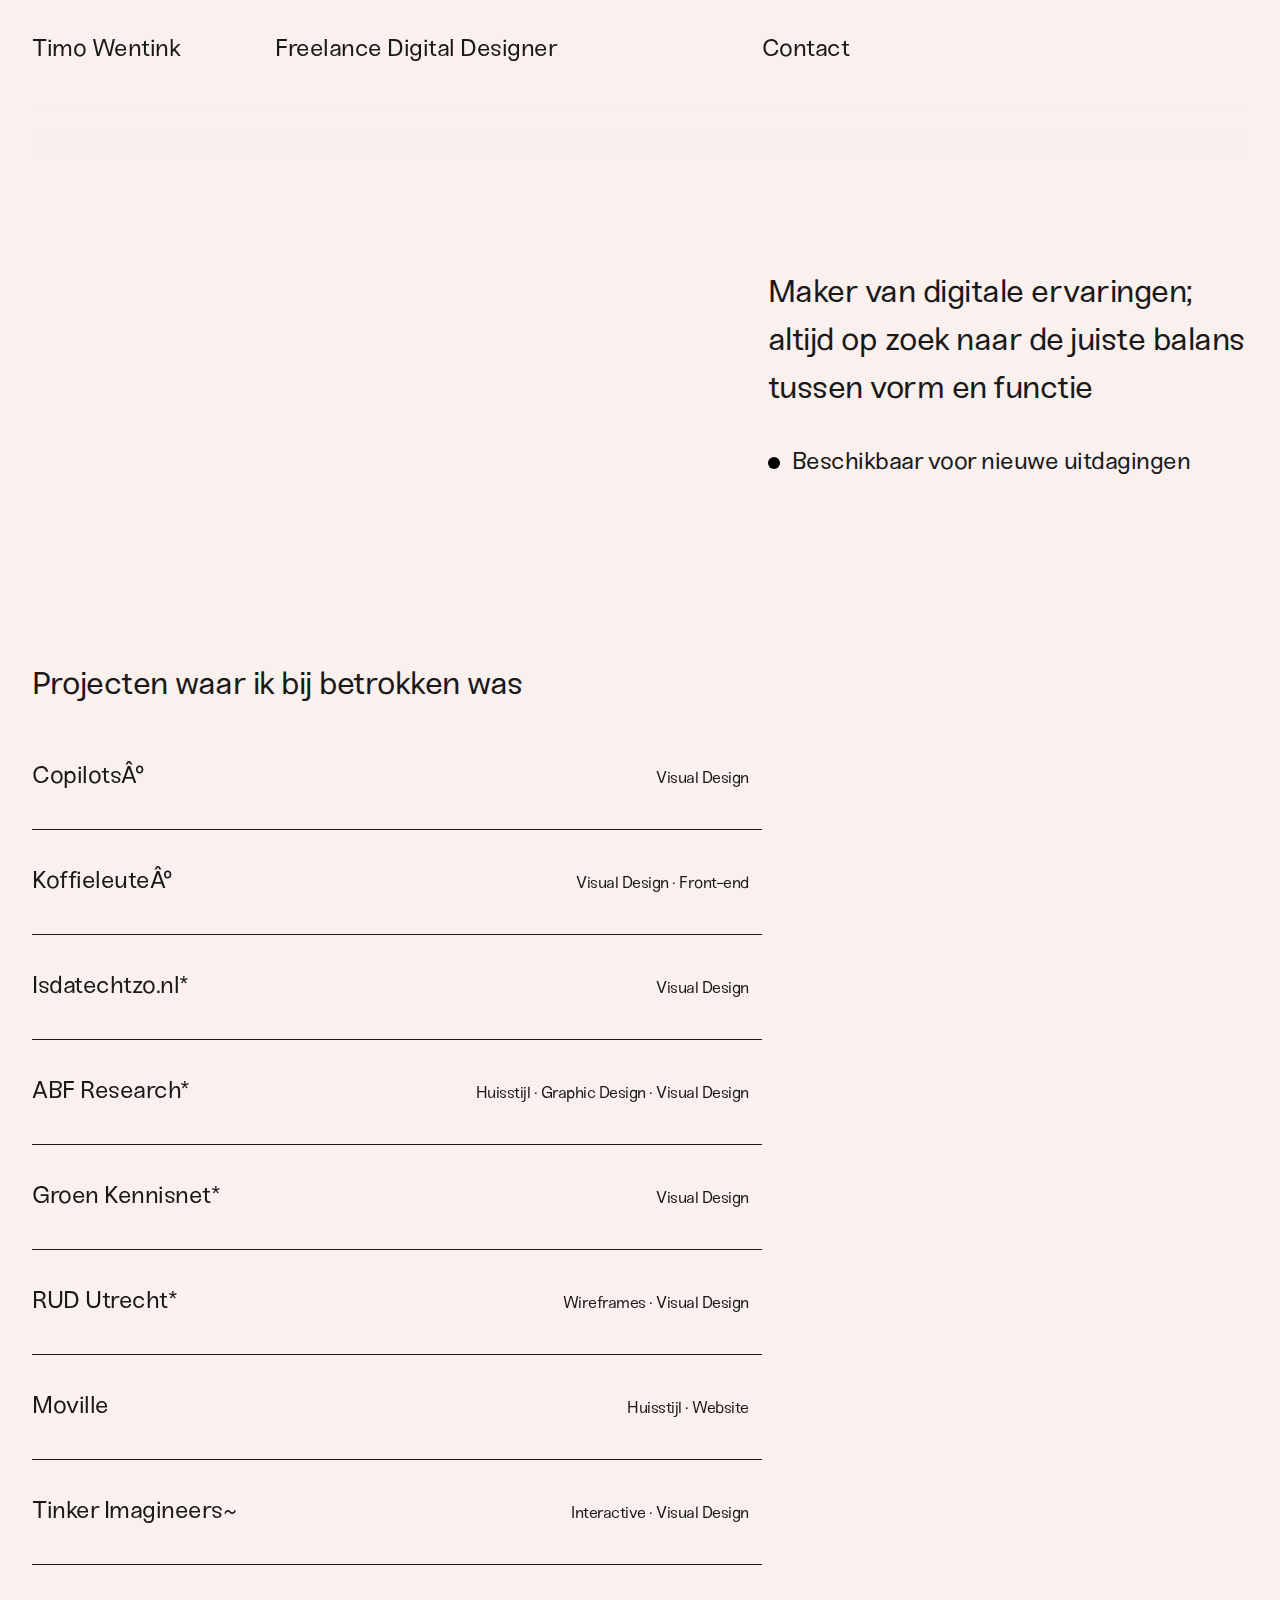
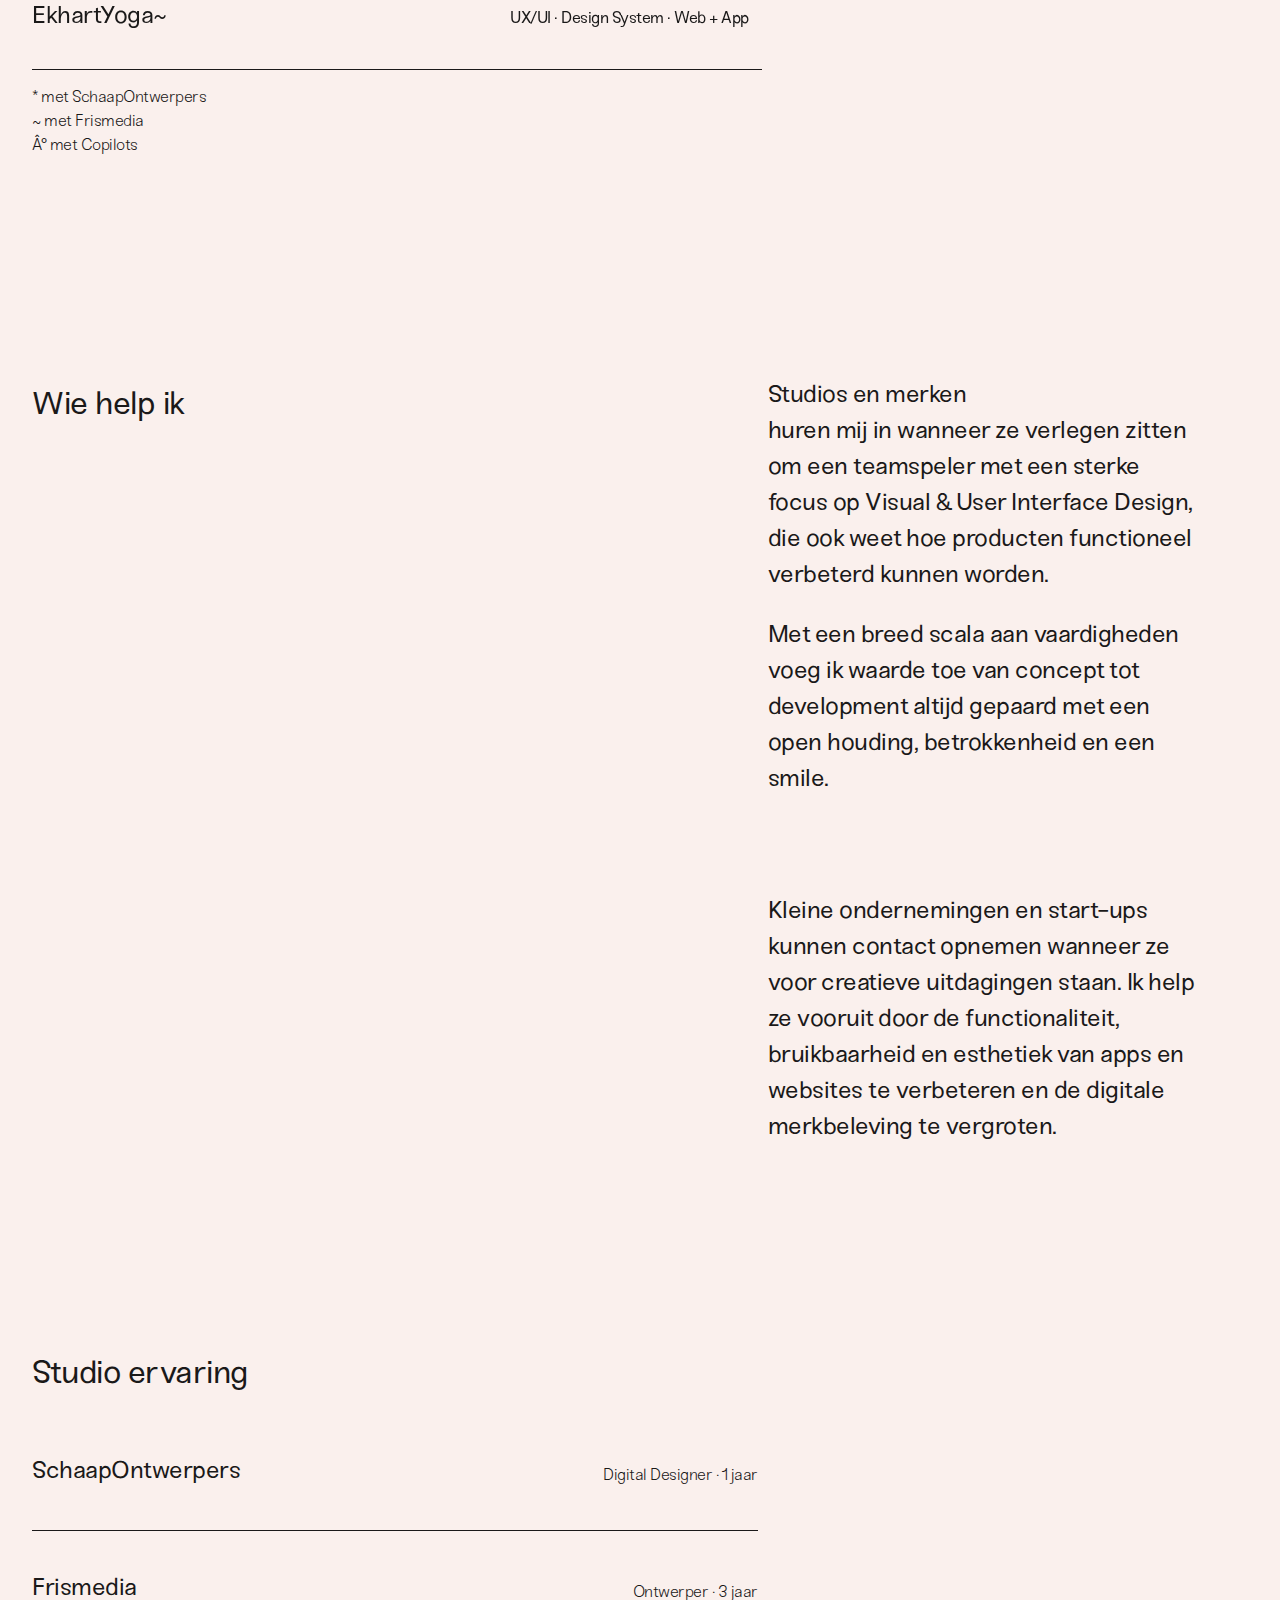
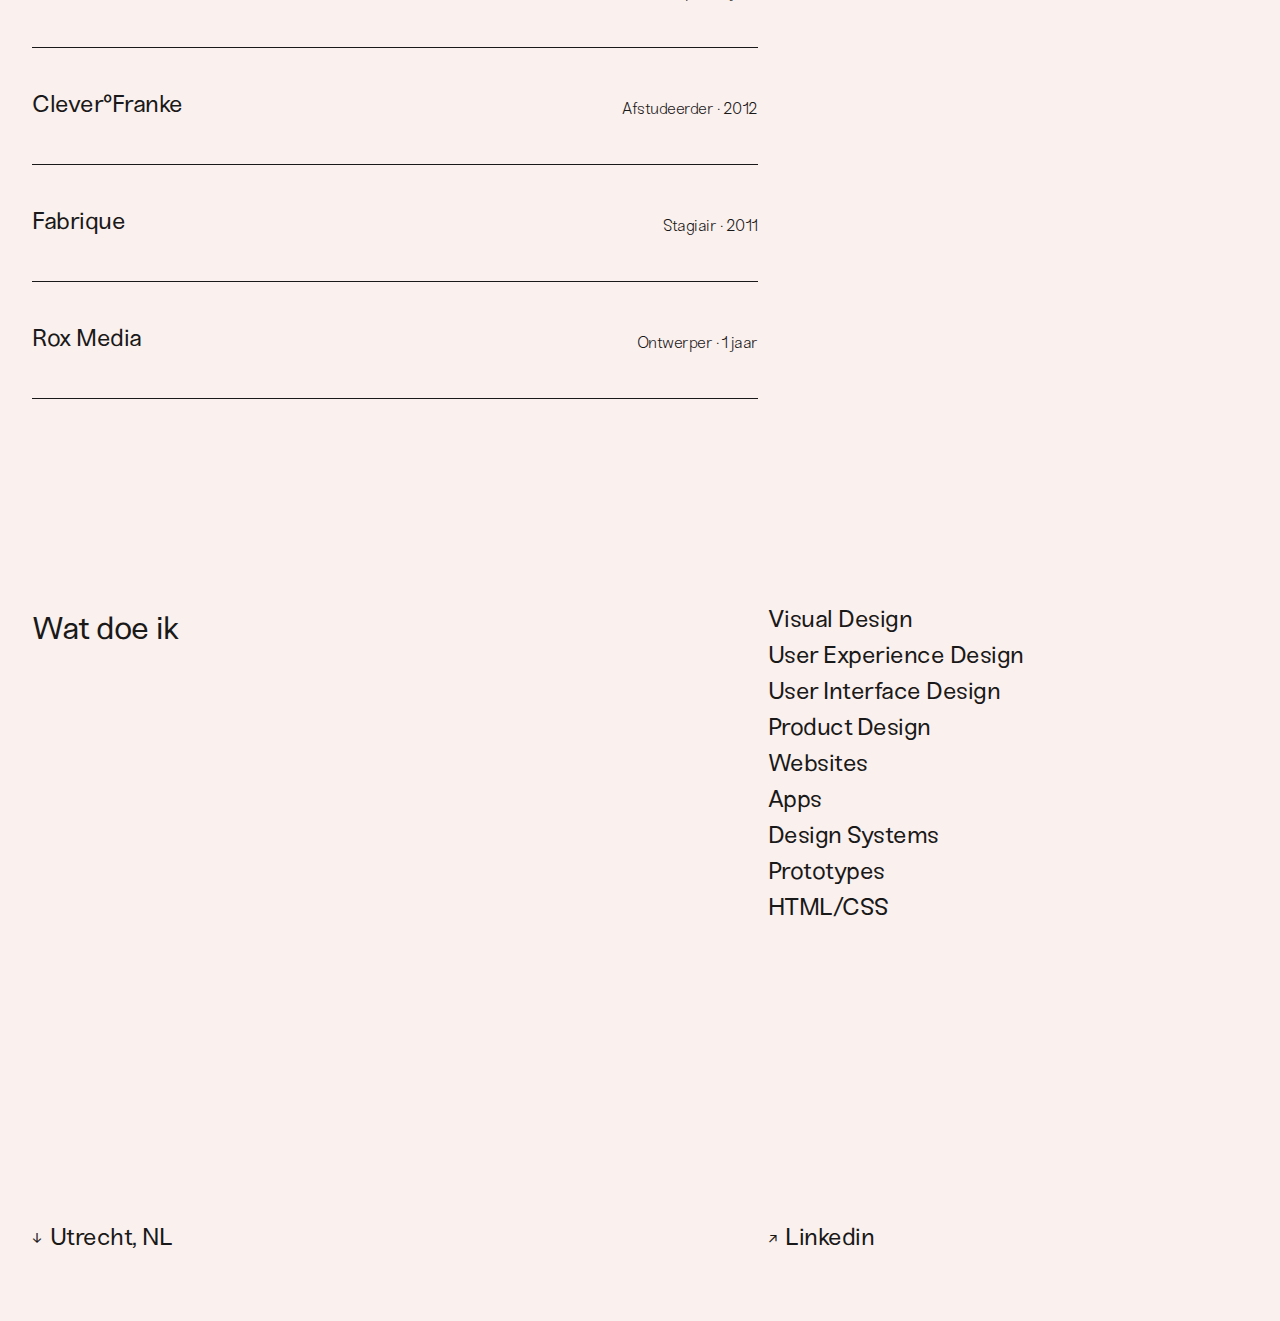
<file: index.html>
<!DOCTYPE html>
<html>
<head>
  <!-- Global site tag (gtag.js) - Google Analytics -->
<script async src="https://www.googletagmanager.com/gtag/js?id=UA-133738104-1"></script>
<script>
  window.dataLayer = window.dataLayer || [];
  function gtag(){dataLayer.push(arguments);}
  gtag('js', new Date());

  gtag('config', 'UA-133738104-1');
</script>

<title>Timo Wentink &rarr; Freelance Digital Designer</title>
<meta charset=”UTF-8″ />
<meta name="description" content="Freelance Digital Designer uit Utrecht met uitgebreide ervaring in User Experience-, User Interface- en Visual Design">
<meta name="viewport" content="width=device-width, initial-scale=1.0">
<link rel="stylesheet" type="text/css" href="css/style.css">
<link rel="apple-touch-icon" sizes="180x180" href="/apple-touch-icon.png">
<link rel="icon" type="image/png" sizes="32x32" href="/favicon-32x32.png">
<link rel="icon" type="image/png" sizes="16x16" href="/favicon-16x16.png">
<link rel="manifest" href="/site.webmanifest">
<link rel="mask-icon" href="/safari-pinned-tab.svg" color="#111111">
<meta name="msapplication-TileColor" content="#faf0ec">
<meta name="theme-color" content="#faf0ec">
<meta property="og:title" content="Timo Wentink — Freelance Digital Designer" />
<meta property="og:type" content="image" />
<meta property="og:url" content="https://timowentink.nl" />
<meta property="og:image" content="img/TimoWentinkOG.png" />

</head>

<body class="animated fadeIn">
    <div class="container-fluid">
    <header class="header-grid">
          <h1 class="pagetitle regular"><a class="link" href="index.html">Timo Wentink</a></h1>
          <h1 class="pagefunction regular">Freelance Digital Designer</h1>
          <h1 class="contact regular"><a class="link" href="contact.html">Contact</a></h1>
    </header>

    <section class="on-grid">
          <div class="grid-2 introduction animated fadeIn-long"><h1 class="large">Maker van digitale ervaringen;<br/> altijd op zoek naar de juiste balans <br/>tussen vorm en functie</h1>
          <div class="status animated fadeInDown"><a href="mailto:timowentink@gmail.com?Subject=Hi" class=" medium bounceInRight">Beschikbaar voor nieuwe uitdagingen</a><div>
          </div>
    </section>

    <section class="has-padding-vh">

      <div class="large">Projecten waar ik bij betrokken was</div>
      <ul id="projectList">
        <li>
            <a class="fade-arrow row-link" href="http://copilots.nl" target="_blank"><div class="title"><h3 class="medium">Copilots°</h3><span class="project_type">Visual Design<span class="fade"> &#x2197;</span></span></div></a>
            <img src="img/copilots.png" />
        </li>
        <li>
            <a class="fade-arrow row-link" href="http://koffieleute.nl" target="_blank"><div class="title"><h3 class="medium">Koffieleute°</h3><span class="project_type">Visual Design &bull; Front-end<span class="fade"> &#x2197;</span></span></div></a>
            <img src="img/koffieleute.png" />
        </li>
          <li>
              <a class="fade-arrow row-link" href="http://isdatechtzo.nl" target="_blank"><div class="title"><h3 class="medium">Isdatechtzo.nl*</h3><span class="project_type">Visual Design<span class="fade"> &#x2197;</span></span></div></a>
              <img src="img/isdatechtzo.png" />
          </li>
          <li>
            <a class="fade-arrow row-link" href="http://www.abf.nl" target="_blank"><div class="title"><h3 class="medium">ABF Research*</h3><span class="project_type">Huisstijl &bull; Graphic Design &bull; Visual Design<span class="fade"> &#x2197;</span></span></div></a>
              <img src="img/abf.png" />
          </li>
          <li>
            <a class="fade-arrow row-link" href="http://www.groenkennisnet.nl" target="_blank"><div class="title"><h3 class="medium">Groen Kennisnet*</h3><span class="project_type">Visual Design<span class="fade"> &#x2197;</span></span></div></a>
              <img src="img/groenkennisnet.png" />
          </li>
          <li>
            <a class="fade-arrow row-link" href="http://www.rudutrecht.nl" target="_blank"><div class="title"><h3 class="medium">RUD Utrecht*</h3><span class="project_type">Wireframes &bull; Visual Design<span class="fade"> &#x2197;</span></span></div></a>
              <img src="img/rudutrecht.png" />
          </li>
          <li>
            <a class="fade-arrow row-link" href="http://www.moville.nl" target="_blank"><div class="title"><h3 class="medium">Moville</h3><span class="project_type">Huisstijl &bull; Website<span class="fade"> &#x2197;</span></span></div></a>
              <img src="img/moville.png" />
          </li>
          <li>
            <a class="fade-arrow row-link" href="http://www.tinker.nl" target="_blank"><div class="title"><h3 class="medium">Tinker Imagineers~</h3><span class="project_type"> Interactive &bull; Visual Design <span class="fade"> &#x2197;</span></span></div></a>
              <img src="img/tinker.png" />
          </li>
          <li>
            <a class="fade-arrow row-link" href="http://www.ekhartyoga.com" target="_blank"><div class="title"><h3 class="medium">EkhartYoga~</h3><span class="project_type"> UX/UI &bull; Design System &bull; Web + App <span class="fade"> &#x2197;</span></span></div></a>
              <img src="img/ekhart.png" />
          </li>
      </ul>
      <div class="grid-3"><p class="small">* met SchaapOntwerpers <br/>~ met Frismedia <br/>° met Copilots</p></div>
    </section>


      <section class="who-hires-me on-grid has-padding-vh">
        <div class="grid-3"><h2 class="large">Wie help ik</h2></div>
        <div class="grid-2"><p class="medium "><span class="strong">Studios en merken</span><br />
huren mij in wanneer ze verlegen zitten om een teamspeler met een sterke focus op Visual &amp; User Interface Design, die ook weet hoe producten functioneel verbeterd kunnen worden.</p><p class="medium"> Met een breed scala aan vaardigheden voeg ik waarde toe van concept tot development altijd gepaard met een open houding, betrokkenheid en een smile.
      </p><br/><br/>
        <p class="medium "><span class="strong">Kleine ondernemingen en start-ups</span><br />
        kunnen contact opnemen wanneer ze voor creatieve uitdagingen staan. Ik help ze vooruit door de functionaliteit, bruikbaarheid en esthetiek van apps en websites te verbeteren en de digitale merkbeleving te vergroten.
      </div>
      </section>
      <section class="studio-experience on-grid has-padding-vh">
        <div class="grid-3 table">
              <div class="table-head large">Studio ervaring</div>
              <a href="http://www.frismedia.nl" target="_blank">
              <div class="row row-link">
                <div class="title">
                  <h3 class="medium">SchaapOntwerpers</h3>
                </div>
                <div class="right">
                  <span class="year small">Digital Designer &bull; 1 jaar</span>
                </div>
              </div>
            </a>
              <a href="http://www.frismedia.nl" target="_blank">
              <div class="row row-link">
                <div class="title">
                  <h3 class="medium">Frismedia</h3>
                </div>
                <div class="right">
                  <span class="year small">Ontwerper &bull; 3 jaar</span>
                </div>
              </div>
            </a>
              <a href="http://www.cleverfranke.com" target="_blank">
              <div class="row row-link">
                <div class="title">
                  <h3 class="medium">Clever&deg;Franke</h3>

                </div>
                <div class="right">
                  <span class="year small">Afstudeerder &bull; 2012</span>

                </div>
              </div>
              </a>
              <a href="http://www.fabrique.nl" target="_blank">
              <div class="row row-link">
                <div class="title">
                  <h3 class="medium">Fabrique</h3>
                </div>
                <div class="right">
                  <span class="year small">Stagiair &bull; 2011</span>
                </div>
              </div>
            </a>
            <a href="http://www.roxmedia.nl" target="_blank">
              <div class="row row-link">
                <div class="title">
                  <h3 class="medium">Rox Media</h3>
                </div>
                <div class="right">
                  <span class="year small">Ontwerper &bull; 1 jaar</span>

                </div>
              </div>
              </a>
          </div>

      </section>

      <section class="what-i-do on-grid has-padding-vh">
        <div class="grid-3"><h2 class="large">Wat doe ik</h2></div>
        <div class="grid-2">
          <ul class="medium">
            <li>Visual Design</li>
            <li>User Experience Design</li>
            <li>User Interface Design</li>
            <li>Product Design</li>
            <li>Websites</li>
            <li>Apps</li>
            <li>Design Systems</li>
            <li>Prototypes </li>
            <li>HTML/CSS </li>
          </ul>
        </p>
      </div>
      </section>


    <footer>
        <div class="on-grid">
        <div class="name-in-footer grid-3">
          <span class="small-icon">&darr;</span><span class="regular">Utrecht, NL<span>
          </div>
          <div>
          <span class="small-icon">&#x2197;</span><span class="regular"><a class="link" href="https://www.linkedin.com/in/timowentink/">Linkedin</a></span></div>
          </div>
    </footer>

</body>

</html>
</file>
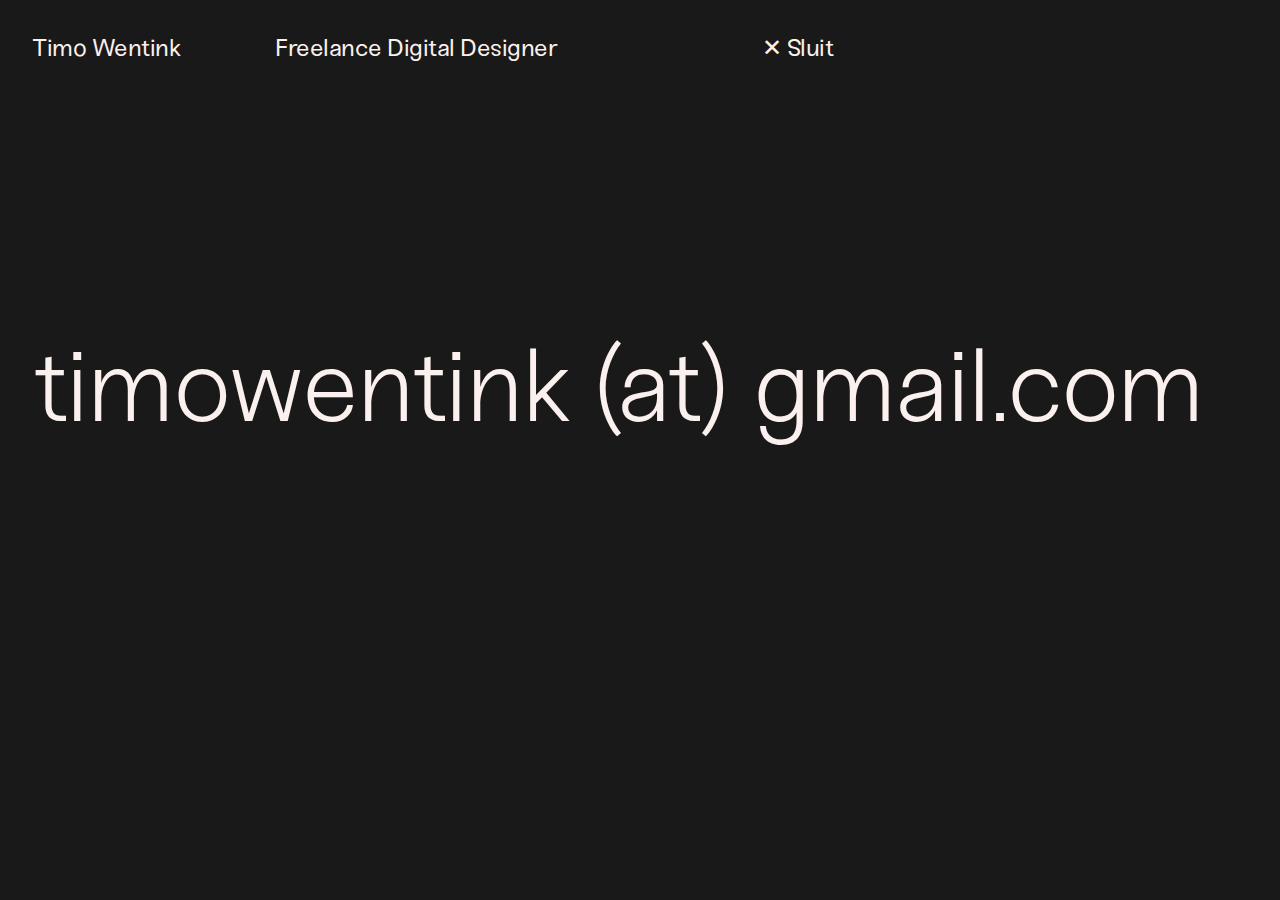
<file: contact.html>
<!DOCTYPE html>
<html>
<head>
  <!-- Global site tag (gtag.js) - Google Analytics -->
<script async src="https://www.googletagmanager.com/gtag/js?id=UA-133738104-1"></script>
<script>
  window.dataLayer = window.dataLayer || [];
  function gtag(){dataLayer.push(arguments);}
  gtag('js', new Date());

  gtag('config', 'UA-133738104-1');
</script>
<title>Timo Wentink &rarr; Digital Designer</title>
<meta charset=”UTF-8″ />
<meta name="description" content="Freelance Digital Designer uit Utrecht met uitgebreide ervaring in User Experience-, User Interface- en Visual Design">
<meta name="viewport" content="width=device-width, initial-scale=1.0">
<link rel="stylesheet" type="text/css" href="css/style.css">
<link rel="apple-touch-icon" sizes="180x180" href="/apple-touch-icon.png">
<link rel="icon" type="image/png" sizes="32x32" href="/favicon-32x32.png">
<link rel="icon" type="image/png" sizes="16x16" href="/favicon-16x16.png">
<link rel="manifest" href="/site.webmanifest">
<link rel="mask-icon" href="/safari-pinned-tab.svg" color="#111111">
<meta name="msapplication-TileColor" content="#faf0ec">
<meta name="theme-color" content="#faf0ec">
<meta property="og:title" content="Timo Wentink — Freelance Digital Designer" />
<meta property="og:type" content="image" />
<meta property="og:url" content="https://timowentink.nl/contact.html" />
<meta property="og:image" content="img/TimoWentinkOG.png" />



</head>

<body class="contact-bg animated fadeIn">
    <div class="container-fluid">
    <header class="header-grid contact-header">
          <h1 class="pagetitle regular"><a class="" href="index.html">Timo Wentink</a></h1>
          <h1 class="pagefunction regular">Freelance Digital Designer</h1>
          <h1 class="contact animated fadeIn regular"><a class="" onclick="history.go(-1)">&#10005; Sluit</a></h1>
    </header>
    <section class="on-grid has-padding-vh">
          <div class="grid-5 animated fadeIn-long link">
            <a href="mailto:timowentink@gmail.com?subject=Hi!"><h1 class="huge">timowentink (at) gmail.com</h1>
          </div>
    </section>

</body>

</html>
</file>
<file: css/style.css>
/* Color */
  :root {
    --black: #1a1919;
    --white-purple: rgba(251, 250, 255, 1);
    --white-pink: rgba(250, 240, 237, 1);
    --white-blue: rgba(239, 244, 250, 1);
    --blue: rgba(18, 33, 222, 1);
    --gold: rgba(255, 171, 0, 1);
    --pink: rgba(246, 139, 112, 1);
    --swamp: #63775C;
    --white-purple-trans: rgba(251, 250, 255, 0);
    --white-pink-trans: rgba(250, 240, 237, 0);
    --white-blue-trans: rgba(239, 244, 250, 0);

  }

  /* Overall */
    html {

    }
    html, body {
      height: 100%;
      margin:0;
    }
    body {
      border-width: 0px;
      margin: 0;
      background-color: var(--white-pink);
      -webkit-font-smoothing: antialiased;
      -moz-osx-font-smoothing: grayscale;
    }

    ::-moz-selection {color: var(--pink); }
    ::selection {color: var(--pink);  }

/* Typography */


@font-face {
  font-family: 'Sneak';
  src: url('../fonts/Sneak-Regular.eot'); /* IE9 Compat Modes */
  src: url('../fonts/Sneak-Regular.eot#iefix') format('embedded-opentype'), /* IE6-IE8 */
       url('../fonts/Sneak-Regular.woff2') format('woff2'), /* Super Modern Browsers */
       url('../fonts/Sneak-Regular.woff') format('woff'); /* Pretty Modern Browsers */
       font-weight: 400;
       font-style: normal;


}

@font-face {
  font-family: 'Sneak';
  src: url('../fonts/Sneak-Light.eot'); /* IE9 Compat Modes */
  src: url('../fonts/Sneak-Light.eot#iefix') format('embedded-opentype'), /* IE6-IE8 */
       url('../fonts/Sneak-Light.woff2') format('woff2'), /* Super Modern Browsers */
       url('../fonts/Sneak-Light.woff') format('woff'); /* Pretty Modern Browsers */
      font-weight: 300;
      font-style: normal;

}



html {
   font-family: "Sneak", 'Helvetica Neue', Helvetica, Arial, sans-serif;
   font-size: 16px;
   font-feature-settings: "","","ss01","ss02","ss03";
   font-weight: normal;
   letter-spacing: -0.5px;

}

    /* setting the max width*/
 @media screen and (min-width: 50em) {
  html {
    font-size: 1em;
  }

}

  body {
    font-family: 'Sneak',Helvetica, sans-serif;
    line-height: 1.5;
    color: var(--black);
  }

  h1 {
      font-size: 1.25em;
  }

  h2 {
      font-size: 1.25em;
  }

  h3 {
  }

  a {
    color: var(--black);
    text-decoration: none;
  }
  a:hover {
    text-decoration: none;
  }

  .link{
    position: relative;
  }

  .link:after{
    content: '';
    position: absolute;
    width: 0; height: 1px;
    display: block;
    margin-top: 2px;
    right: 0;
    background: #fff;
    transition: width .2s ease;
    -webkit-transition: width .2s ease;
  }

  .link:hover:after{
    width: 100%;
    left: 0;
    background: var(--black);
  }

  .small {
    font-size: 1em;
    font-weight: 300;
  }

  .regular {
    font-size: 1.5em;
    font-weight: 400;

  }

  .medium {
    font-size: 1.5em;
    font-weight: 400;
    padding-right: 2em;

  }

  .strong {
    -webkit-font-smoothing: auto;
    -moz-osx-font-smoothing: auto;
  }

  .large {
    font-size: 2em;
    font-weight: 400;

  }

  .title h3 {

  }

  .small-icon {
    font-size: 1em;
    vertical-align: 10%;
    margin-right: 0.5em;
  }
  .huge {
    font-weight: 300;
    font-size: 8vw;
    letter-spacing: -2px;
    white-space: nowrap;
    color: var(--white-pink);
    text-decoration: none;
  }

  .huge:hover {
    text-decoration: underline;
  }

.contact-bg, .contact-bg a {
  background-color: var(--black);
  color: var(--white-pink);
}

.contact-header{
  background: var(--black);
  color: var(--white-pink);
}

.contact-header a{
  color: var(--white-pink);
}


/* Colour */




/* Header */
  header{
    position: sticky;
    top:0;
    background: rgb(253,246,243);
    background: linear-gradient(0deg, var(--white-pink-trans) 0%, var(--white-pink) 40%);
    padding-top: 2em;
    padding-bottom: 10vh;
    z-index: 999;

  }

  header > h1{
    margin : 0;
  }

  .header-grid{
      display: grid;
      grid-template-columns: 1fr 1fr 1fr 1fr 1fr;
      grid-gap: 0;
    }

  .logo {
    position: relative;
    display: block;
    margin-top: 6px;
    grid-column: 4 / 5;
  }
  .contact{
    text-align: left;
    grid-column: 4 ;
    cursor: pointer;
  }


  .introduction{
    padding-top: 10vh;
    padding-bottom: 10vh;
  }

  nav {

  }

  ul {
    list-style-type: none;
    display: block;
    margin: 1em 0;
    padding: 0;
    overflow: hidden;
    line-height: 1.5em;
  }

  li {
    padding-right: 0.5em;
  }

  li a {
    display: block;
    text-decoration: none;
  }

  li a:hover:not(.active) {
      color: var(--black);
}

  .expertise {
    font-size: 1.25em;
    position: relative;
    text-align: left;
    padding-right: 4em;
    top: 4em;
    width: 300px;
  }

  .active {
      color: var(--black);
  }

  .pagetitle {
    grid-column: 1 ;
  }
  .pagefunction {
    grid-column: 2 / 4;
  }

  .container-fluid {
    padding-right: 2em;
    padding-left: 2em;
    margin-left: auto;
    margin-right: auto;
  }

/* Content */
  .container{
    padding-left: 4em;
    padding-right: 4em;

  }

  .has-padding-vh{
    padding-top: 10vh;
    padding-bottom: 10vh;
  }

  .on-grid {
    display: grid;
    grid-template-columns: 1fr 1fr 1fr 1fr 1fr;
    grid-gap: 10px;
  }

  .table {
  margin: 0;
  padding: 0;
  display: block;
  width: 100%;
  }

  .table a{
    text-decoration: none;
    cursor: pointer;
  }

  .table-head{

    margin-right: auto;
    padding-bottom: 1rem;
  }

  .row {
    display: flex;
    align-items: center;
    border-bottom: 1px solid var(--black);
  }

  .title {
    display: block;
    padding: 1em 0 ;

  }
  .skills {
    display: block;
  }
  .arrow{
    font-family: 'Sneak';
    display: block;
    font-size: 1em;
    font-weight: 300;
    line-height: 2.25em;
    margin-top: 1.8em;
  }

  .status {
    margin-top: 2em;
    background: url("data:image/svg+xml;utf8,<svg xmlns='http://www.w3.org/2000/svg' width='12' height='12'><circle cx='6' cy='6' r='6' /></svg>")  no-repeat;
    background-position: left;
    background-size: 12px;
    padding-left: 1.5em;
    transition: all 0.1s;

  }

  .status:hover {
    background: url("data:image/svg+xml;utf8,<svg xmlns='http://www.w3.org/2000/svg' width='12' height='12'><circle cx='6' cy='6' r='6' /></svg>")  no-repeat;
    background-position: left;
    background-size: 4px;
    margin-left: 4px;
    padding-left: 0.75em;
    transition: all 0.1s;
    -moz-transition:  all 0.1s ease-in-out;
    -webkit-transition: all 0.1s ease-in-out;

  }

  .status:active {
    background: url("data:image/svg+xml;utf8,<svg xmlns='http://www.w3.org/2000/svg' width='0' height='0'><circle cx='2' cy='2' r='2' /></svg>")  no-repeat;
    background-position: 0.2em 1em;
    background-size: 4px;
    padding-left: 0;
    transition: all 0.15s;
    -moz-transition:  all 0.1s ease-in-out;
    -webkit-transition: all 0.1s ease-in-out;
  }

  .right {
    margin-bottom: -0.415em;
    align-items: bottom;
    text-align: right;
    display: block;
    margin-left: auto;
    float: right;

  }

  .project_type {
    margin-top: -2.9em;
    align-items: baseline;
    text-align: right;
    display: inline-block;
    margin-left: auto;
    float: right;

  }

  .grid-2{
    grid-column: 4 / 6;

  }

  .grid-3 {
    grid-column: 1 / 4;
  }

  .grid-4 {
    grid-column: 1 / 5;
  }

  .grid-3-center {
    grid-column: 2 / 5;
  }

  .grid-2-center {
    grid-column: 2 / 4;
  }

  .grid-2-left {
    grid-column: 1 / 3;
  }

  .grid-2-right {
    grid-column: 3 / 5;
  }

 .grid-5 {
   grid-column: 1 / 6;
 }




/* Functions */


  .back-home {
    grid-column: 2 ;
  }

  .back-home:before {
    display: inline-block;
    background-size: 2rem;

  }

  body {
  }

  h3.medium::after {

    padding-left:1rem;
  }

  #projectList{
      display: grid;
      grid-template-columns: 1fr 1fr 1fr 1fr 1fr;
      position: relative;
      z-index: 999;

  }

  #projectList h3 {
    cursor: pointer;
}
  }

  #projectList span{
      cursor: pointer;
  }
  #projectList img{
      display: none;
      width: 400px;
      height: 400px;
      position: absolute;
      top: calc(50% - 200px);
      right: calc(20% - 200px);
      z-index: 1;
  }

  #projectList li {
    padding: 0;
    border-bottom: 1px solid var(--black);
    grid-column: 1 / 4;
  }

  #projectList li:hover{

  }
  #projectList li:hover img{
      display:block;
  }




/* Footer */

  footer {
    padding-top: 20vh;

    padding-bottom: 4em;
  }

  footer a{

  }

/* Objects */

.fade-arrow .arrow {
  margin-right: -0.9em;
  transition: all 0.15s ease-in-out;
  -moz-transition: all 0.15s ease-in-out;
  -webkit-transition: all 0.15s ease-in-out;

}


.fade-arrow:hover .arrow {
  margin-right: 0;
  transition: all 0.15s ease-in-out;
  -moz-transition: all 0.15s ease-in-out;
  -webkit-transition: all 0.15s ease-in-out;

}

.fade-arrow:hover .fade {
  opacity: 1;
  transition: opacity 0.25s ease-in-out;
  -moz-transition: opacity 0.25s ease-in-out;
  -webkit-transition: opacity 0.25s ease-in-out;

}

   .fade-arrow  {
      opacity: 1;
      }

      .fade-arrow:hover .fade {
        opacity: 1;
        transition: opacity 0.25s ease-in-out;
        -moz-transition: opacity 0.25s ease-in-out;
        -webkit-transition: opacity 0.25s ease-in-out;

      }

         .fade {
            opacity: 0;
            transition: opacity 0.25s ease-in-out;
            -moz-transition: opacity 0.25s ease-in-out;
            -webkit-transition: opacity 0.25s ease-in-out;
            }




/* Media Queries */
@media only screen and (max-width: 400px) {

  h1 br {
    display: none;
}

}

@media only screen and (max-width: 768px) {
  .container-fluid {
    padding-right: 2em;
    padding-left: 2em;
    padding-top: 2em;
  }

  body {
    font-size: 0.75em;
  }

  .large {
    font-size: 1.75em;
  }
  .regular {
    font-size: 1.7em;
    font-weight: 400;
  }
  .medium {
    font-weight: .300;
  }

  .has-padding-vh {
    padding-top: 20vh;
  }

  .introduction {
    margin-top: 10vh;
  }

  .grid-2 {
    padding-right: 0;
  }
  .strong {
    font-weight: 400;
  }

    #projectList li:hover img{
        display:none;
    }

    #projectList {grid-template-columns: 1fr;}
}



@media only screen and (max-width: 999px) {
  .on-grid {
    grid-template-columns: 1fr;
  }

  .grid-3 {
    grid-column: 1;
  }
  .grid-2 {
    grid-column: 1;
  }
  header {
    padding-top: 2em;
  }
  .header-grid {
    display: block;
  }
  .contact{

  }
  .logo {
    position: sticky;
    top:1em;

  }

  .introduction {
    padding-top: 0;
  }

  .hide-on-mobile {
    display: none;
  }

  .mobile-logo {
    z-index: 999;
  }

  header {
    z-index: 998;
  }

  a {text-decoration: none}
  a:hover {text-decoration: none}
  .link:after{
    height: 0;
  }
  .swipeAlert {
    text-align: right;
    float: right;
  }

  #projectList li:hover img{
      display:none;
  }

  #projectList {grid-template-columns: 1fr;}
}

}


@media only screen and (min-width: 1000px) {
  body {

  }

  .mobile-logo {
    display: none;
  }
  .show-on-mobile {
    display: block;
  }


    .link{
      position: relative;
    }

    .link:after{
      content: '';
      position: absolute;
      width: 0; height: 1px;
      display: block;
      margin-top: 2px;
      right: 0;
      background: var(--black);
      transition: width .2s ease;
      -webkit-transition: width .2s ease;
    }

    .row-link {
      position: relative;
    }

    .row-link:hover:after{
      width: 100%;
      left: 0;
      background: var(--black);
      transition: width .2s ease;
      -webkit-transition: width .2s ease;
    }

    .row-link:after{
      content: '';
      position: absolute;
      width: 0; height: 1px;
      display: block;
      right: 0;
      bottom: 0;
      background: var(--black);
      transition: width .2s ease;
      -webkit-transition: width .2s ease;
    }

    .link:hover:after{
      width: 100%;
      left: 0;
      background: var(--black);
    }
    #projectList li:hover img{
        display:block;
    }


    #projectList img{
        display: none;
        width: 200px;
        height: 200px;
        position: absolute;
        top: calc(50% - 100px);
        right: calc(20% - 100px);
        z-index: 1;
    }
}

@media only screen and (min-width: 2000px) {
  html{
  font-size: 1.75em;
  }
  body {
  font-size: 20px;
  }
}


/* Carroussel */

* { box-sizing: border-box; }


.swipeAlert  {
  text-align: left;

}

.slider {
  padding-bottom: 10vh;
}

.carousel {

}

.carousel img {
  display: block;
  width: 100vh;
  margin-right: -0.5px;

}

.bottom-fade {
  position:relative;
  height: 4vw;
  margin-top: -4vw;
  z-index: 999;
  background: rgb(253,246,243);
  background: linear-gradient(180deg, var(--white-pink-trans) 0%, var(--white-pink) 100%);

}

@media screen and ( min-width: 768px ) {
  .carousel img {
    width: 100vh;

  }
}

/* Contact Modal */


/* Animate.css */


.animated {
  -webkit-animation-duration: 1s;
  animation-duration: 1s;
  -webkit-animation-fill-mode: both;
  animation-fill-mode: both;
}

@-webkit-keyframes bounceInRight {
  from,
  60%,
  75%,
  90%,
  to {
    -webkit-animation-timing-function: cubic-bezier(0.215, 0.61, 0.355, 1);
    animation-timing-function: cubic-bezier(0.215, 0.61, 0.355, 1);
  }

  from {
    opacity: 0;
    -webkit-transform: translate3d(3000px, 0, 0);
    transform: translate3d(3000px, 0, 0);
  }

  60% {
    opacity: 1;
    -webkit-transform: translate3d(-25px, 0, 0);
    transform: translate3d(-25px, 0, 0);
  }

  75% {
    -webkit-transform: translate3d(10px, 0, 0);
    transform: translate3d(10px, 0, 0);
  }

  90% {
    -webkit-transform: translate3d(-5px, 0, 0);
    transform: translate3d(-5px, 0, 0);
  }

  to {
    -webkit-transform: translate3d(0, 0, 0);
    transform: translate3d(0, 0, 0);
  }
}

@keyframes bounceInRight {
  from,
  60%,
  75%,
  90%,
  to {
    -webkit-animation-timing-function: cubic-bezier(0.215, 0.61, 0.355, 1);
    animation-timing-function: cubic-bezier(0.215, 0.61, 0.355, 1);
  }

  from {
    opacity: 0;
    -webkit-transform: translate3d(3000px, 0, 0);
    transform: translate3d(3000px, 0, 0);
  }

  60% {
    opacity: 1;
    -webkit-transform: translate3d(-25px, 0, 0);
    transform: translate3d(-25px, 0, 0);
  }

  75% {
    -webkit-transform: translate3d(10px, 0, 0);
    transform: translate3d(10px, 0, 0);
  }

  90% {
    -webkit-transform: translate3d(-5px, 0, 0);
    transform: translate3d(-5px, 0, 0);
  }

  to {
    -webkit-transform: translate3d(0, 0, 0);
    transform: translate3d(0, 0, 0);
  }
}

.bounceInRight {
  -webkit-animation-name: bounceInRight;
  animation-name: bounceInRight;
}


@-webkit-keyframes bounceIn {
  from,
  20%,
  40%,
  60%,
  80%,
  to {
    -webkit-animation-timing-function: cubic-bezier(0.215, 0.61, 0.355, 1);
    animation-timing-function: cubic-bezier(0.215, 0.61, 0.355, 1);
  }

  0% {
    opacity: 0;
    -webkit-transform: scale3d(0.3, 0.3, 0.3);
    transform: scale3d(0.3, 0.3, 0.3);
  }

  20% {
    -webkit-transform: scale3d(1.1, 1.1, 1.1);
    transform: scale3d(1.1, 1.1, 1.1);
  }

  40% {
    -webkit-transform: scale3d(0.9, 0.9, 0.9);
    transform: scale3d(0.9, 0.9, 0.9);
  }

  60% {
    opacity: 1;
    -webkit-transform: scale3d(1.03, 1.03, 1.03);
    transform: scale3d(1.03, 1.03, 1.03);
  }

  80% {
    -webkit-transform: scale3d(0.97, 0.97, 0.97);
    transform: scale3d(0.97, 0.97, 0.97);
  }

  to {
    opacity: 1;
    -webkit-transform: scale3d(1, 1, 1);
    transform: scale3d(1, 1, 1);
  }
}

@keyframes bounceIn {
  from,
  20%,
  40%,
  60%,
  80%,
  to {
    -webkit-animation-timing-function: cubic-bezier(0.215, 0.61, 0.355, 1);
    animation-timing-function: cubic-bezier(0.215, 0.61, 0.355, 1);
  }

  0% {
    opacity: 0;
    -webkit-transform: scale3d(0.3, 0.3, 0.3);
    transform: scale3d(0.3, 0.3, 0.3);
  }

  20% {
    -webkit-transform: scale3d(1.1, 1.1, 1.1);
    transform: scale3d(1.1, 1.1, 1.1);
  }

  40% {
    -webkit-transform: scale3d(0.9, 0.9, 0.9);
    transform: scale3d(0.9, 0.9, 0.9);
  }

  60% {
    opacity: 1;
    -webkit-transform: scale3d(1.03, 1.03, 1.03);
    transform: scale3d(1.03, 1.03, 1.03);
  }

  80% {
    -webkit-transform: scale3d(0.97, 0.97, 0.97);
    transform: scale3d(0.97, 0.97, 0.97);
  }

  to {
    opacity: 1;
    -webkit-transform: scale3d(1, 1, 1);
    transform: scale3d(1, 1, 1);
  }
}

.bounceIn {
  -webkit-animation-duration: 0.75s;
  animation-duration: 0.75s;
  -webkit-animation-name: bounceIn;
  animation-name: bounceIn;
  animation-delay: 1s;
}

@-webkit-keyframes fadeIn {
  from {
    opacity: 0;
  }

  to {
    opacity: 1;
  }
}

@keyframes fadeIn {
  from {
    opacity: 0;
  }

  to {
    opacity: 1;
  }
}

.fadeIn {
  -webkit-animation-name: fadeIn;
  animation-name: fadeIn;
  animation-delay: 0.25s;
  animation-duration: 0.1s;
}

.fadeIn-long {
  -webkit-animation-name: fadeIn;
  animation-name: fadeIn;
  animation-delay: 0.35s;
  animation-duration: 0.3s;
}



@-webkit-keyframes fadeInDown {
  from {
    opacity: 0;
    -webkit-transform: translate3d(0, -100%, 0);
    transform: translate3d(0, -100%, 0);
  }

  to {
    opacity: 1;
    -webkit-transform: translate3d(0, 0, 0);
    transform: translate3d(0, 0, 0);
  }
}

@keyframes fadeInDown {
  from {
    opacity: 0;
    -webkit-transform: translate3d(0, -100%, 0);
    transform: translate3d(0, -100%, 0);
  }

  to {
    opacity: 1;
    -webkit-transform: translate3d(0, 0, 0);
    transform: translate3d(0, 0, 0);
  }
}

.fadeInDown {
  -webkit-animation-name: fadeInDown;
  animation-name: fadeInDown;
  animation-delay: 0.55s;
  animation-duration: 0.15s;
}
</file>
